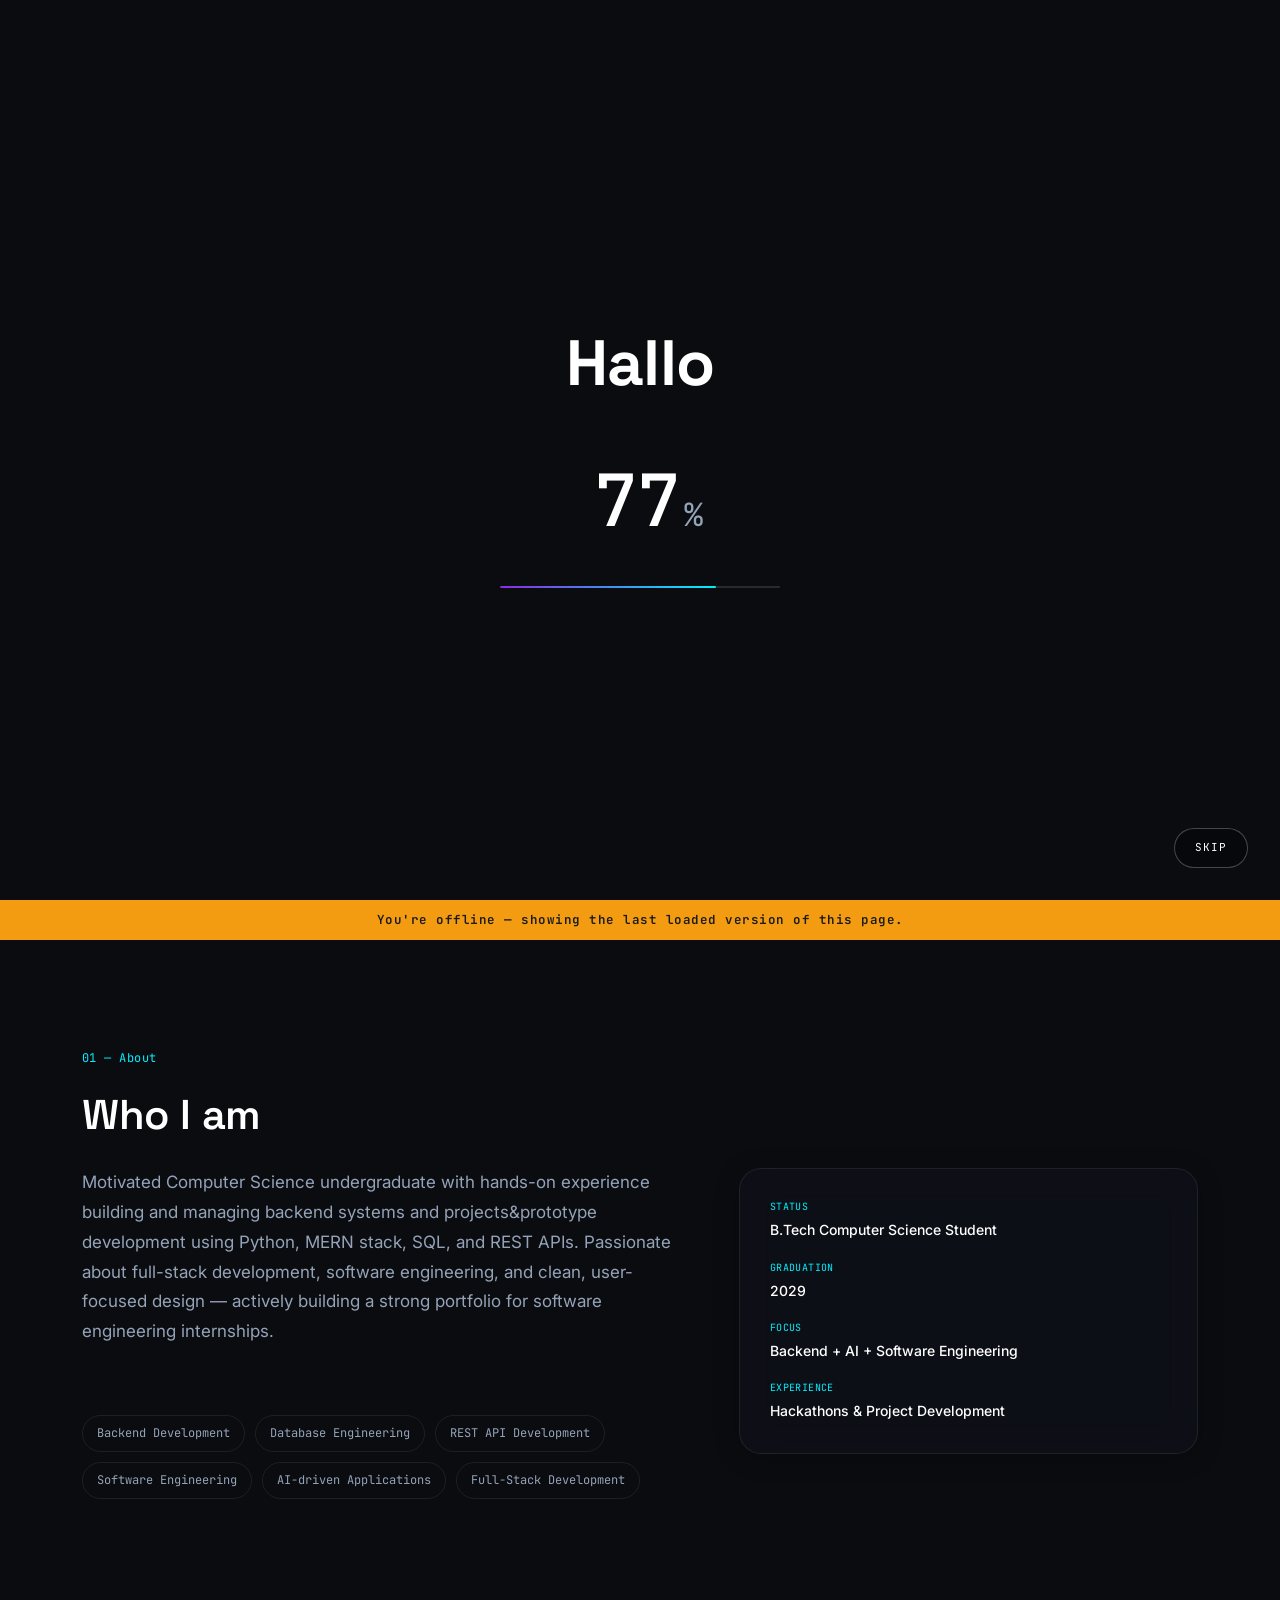
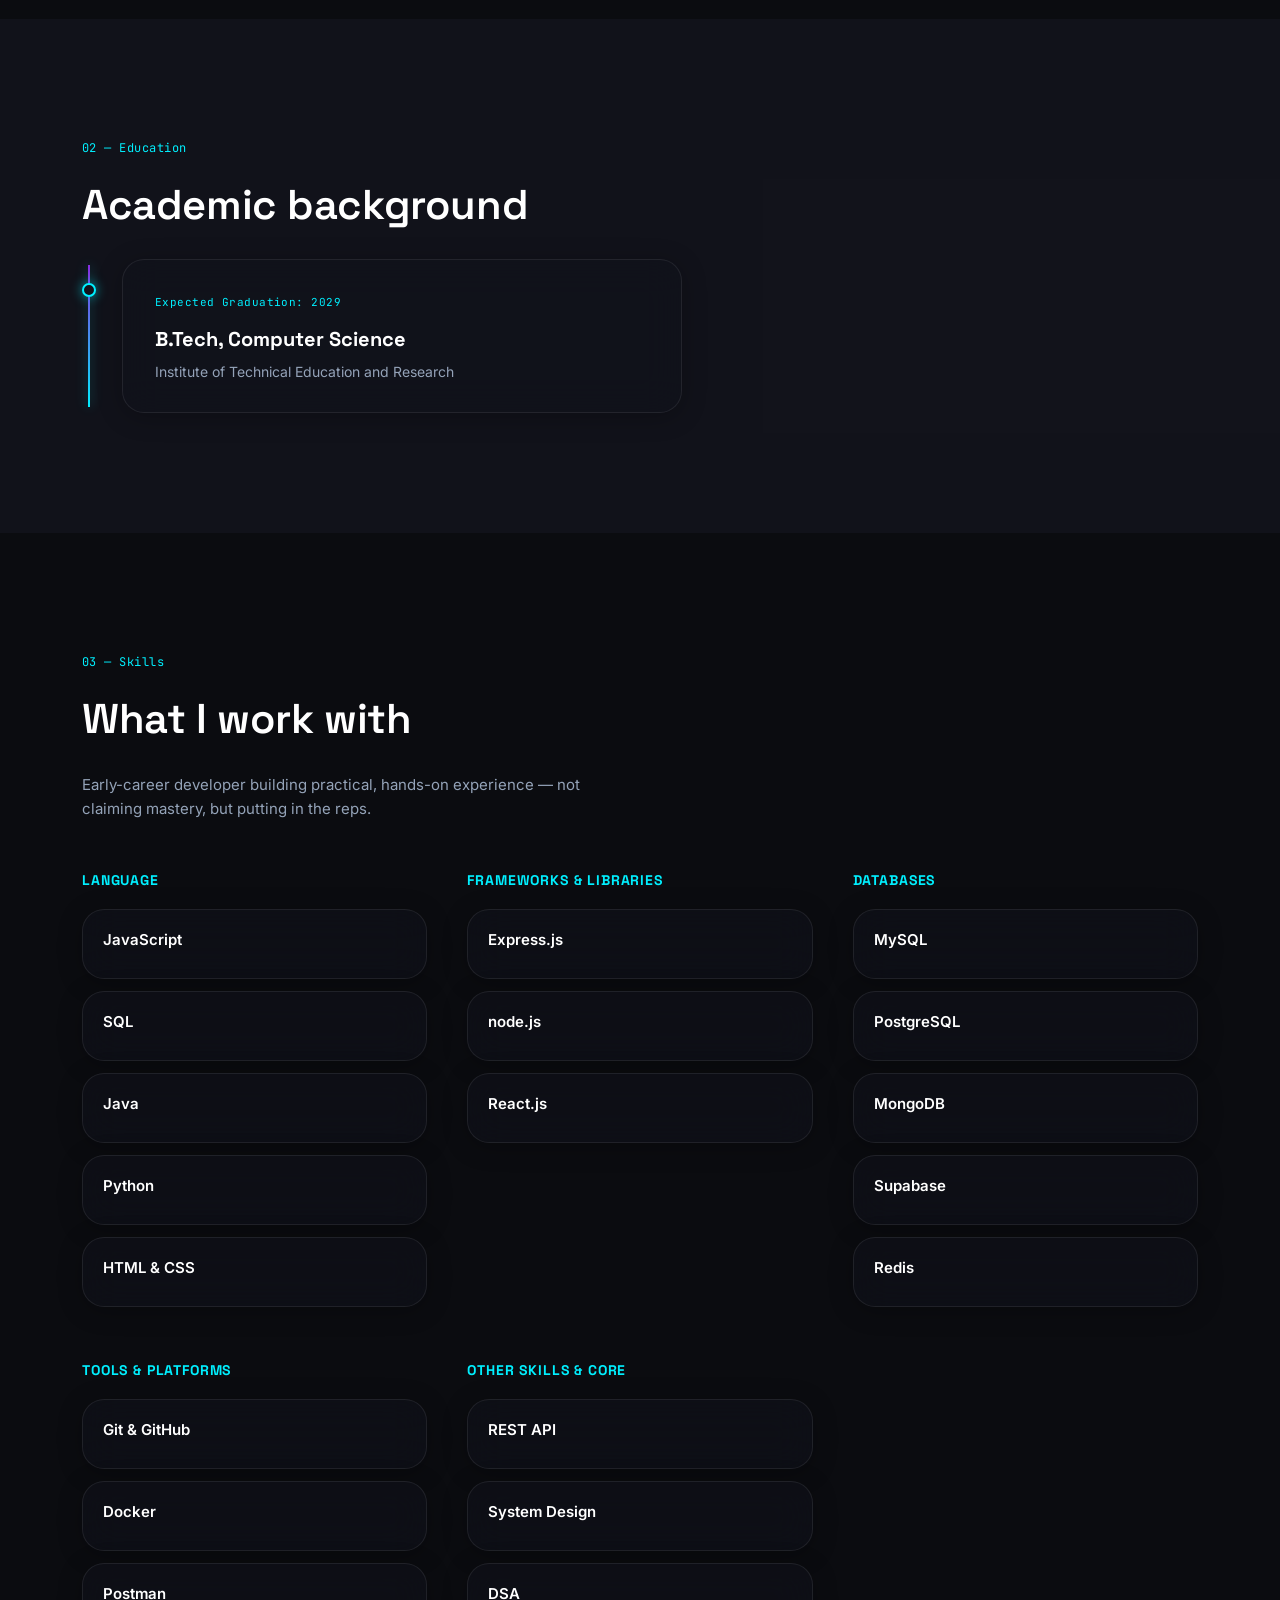
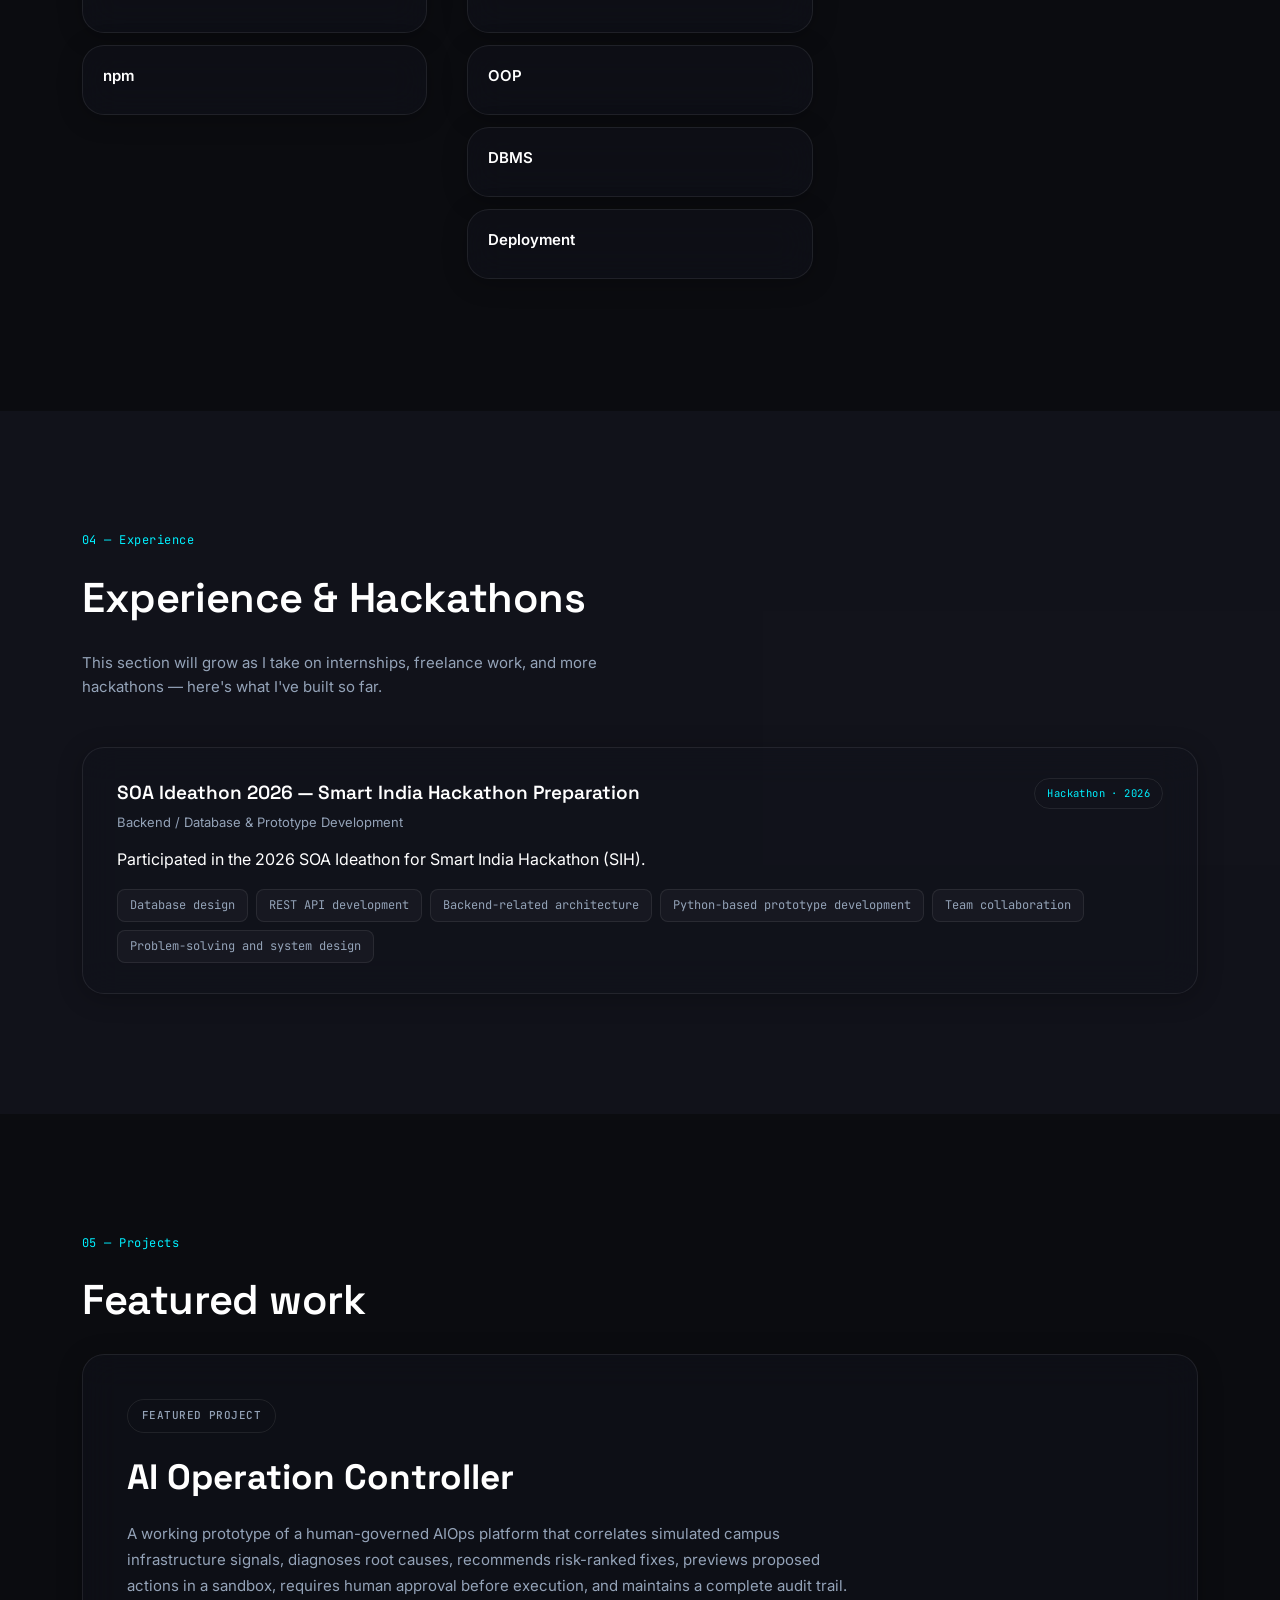
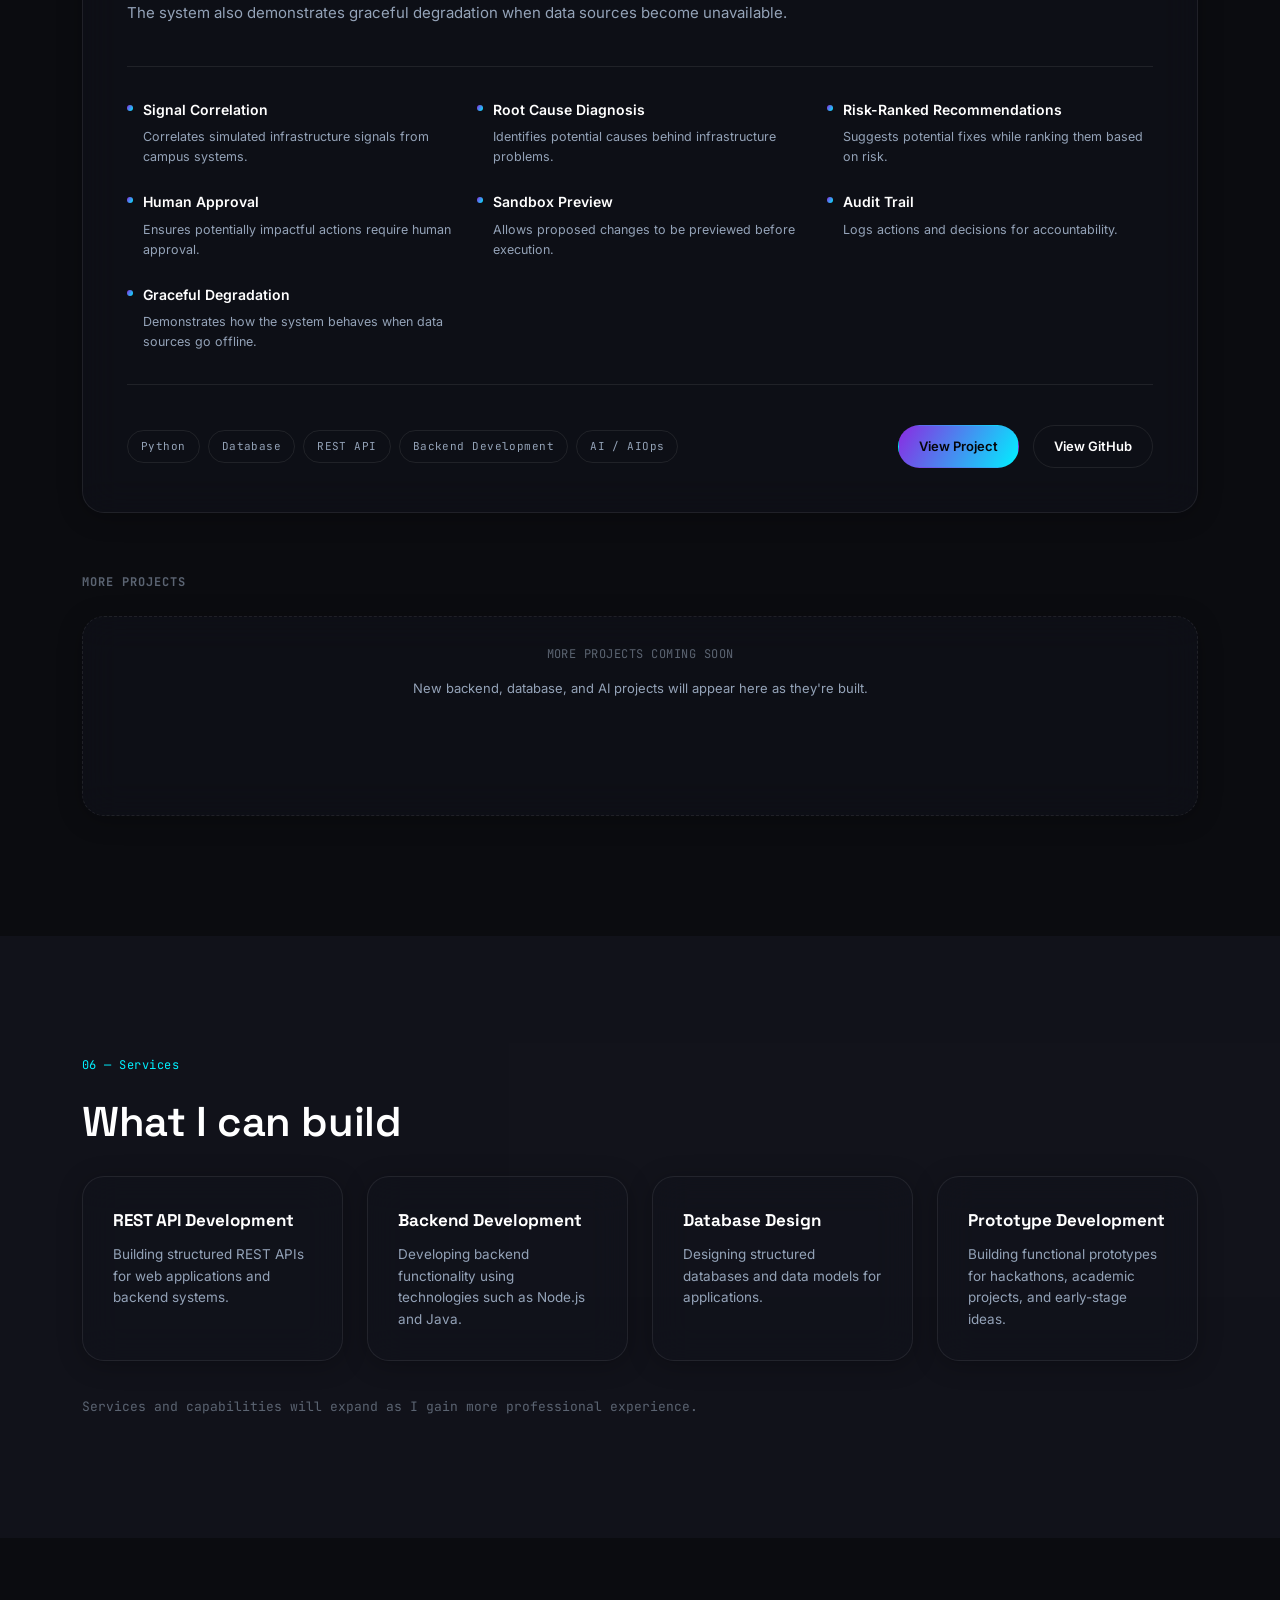
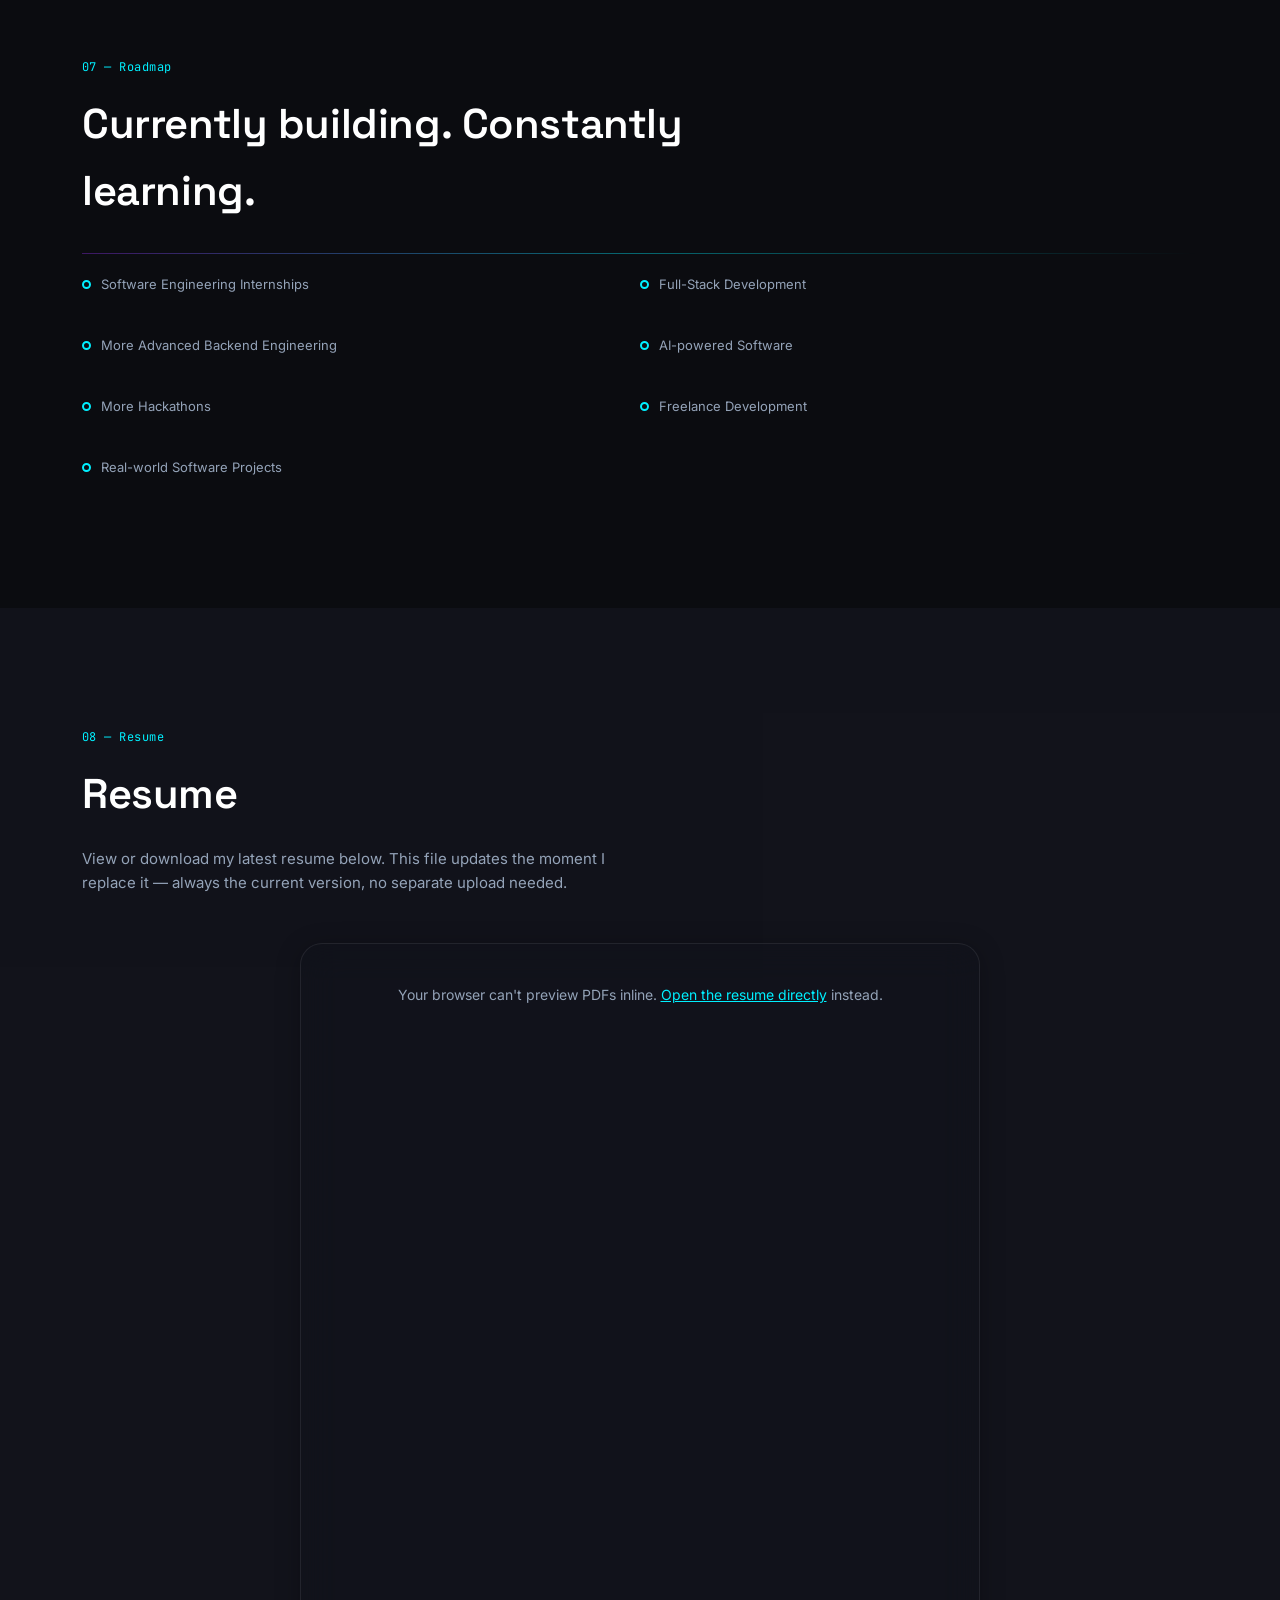
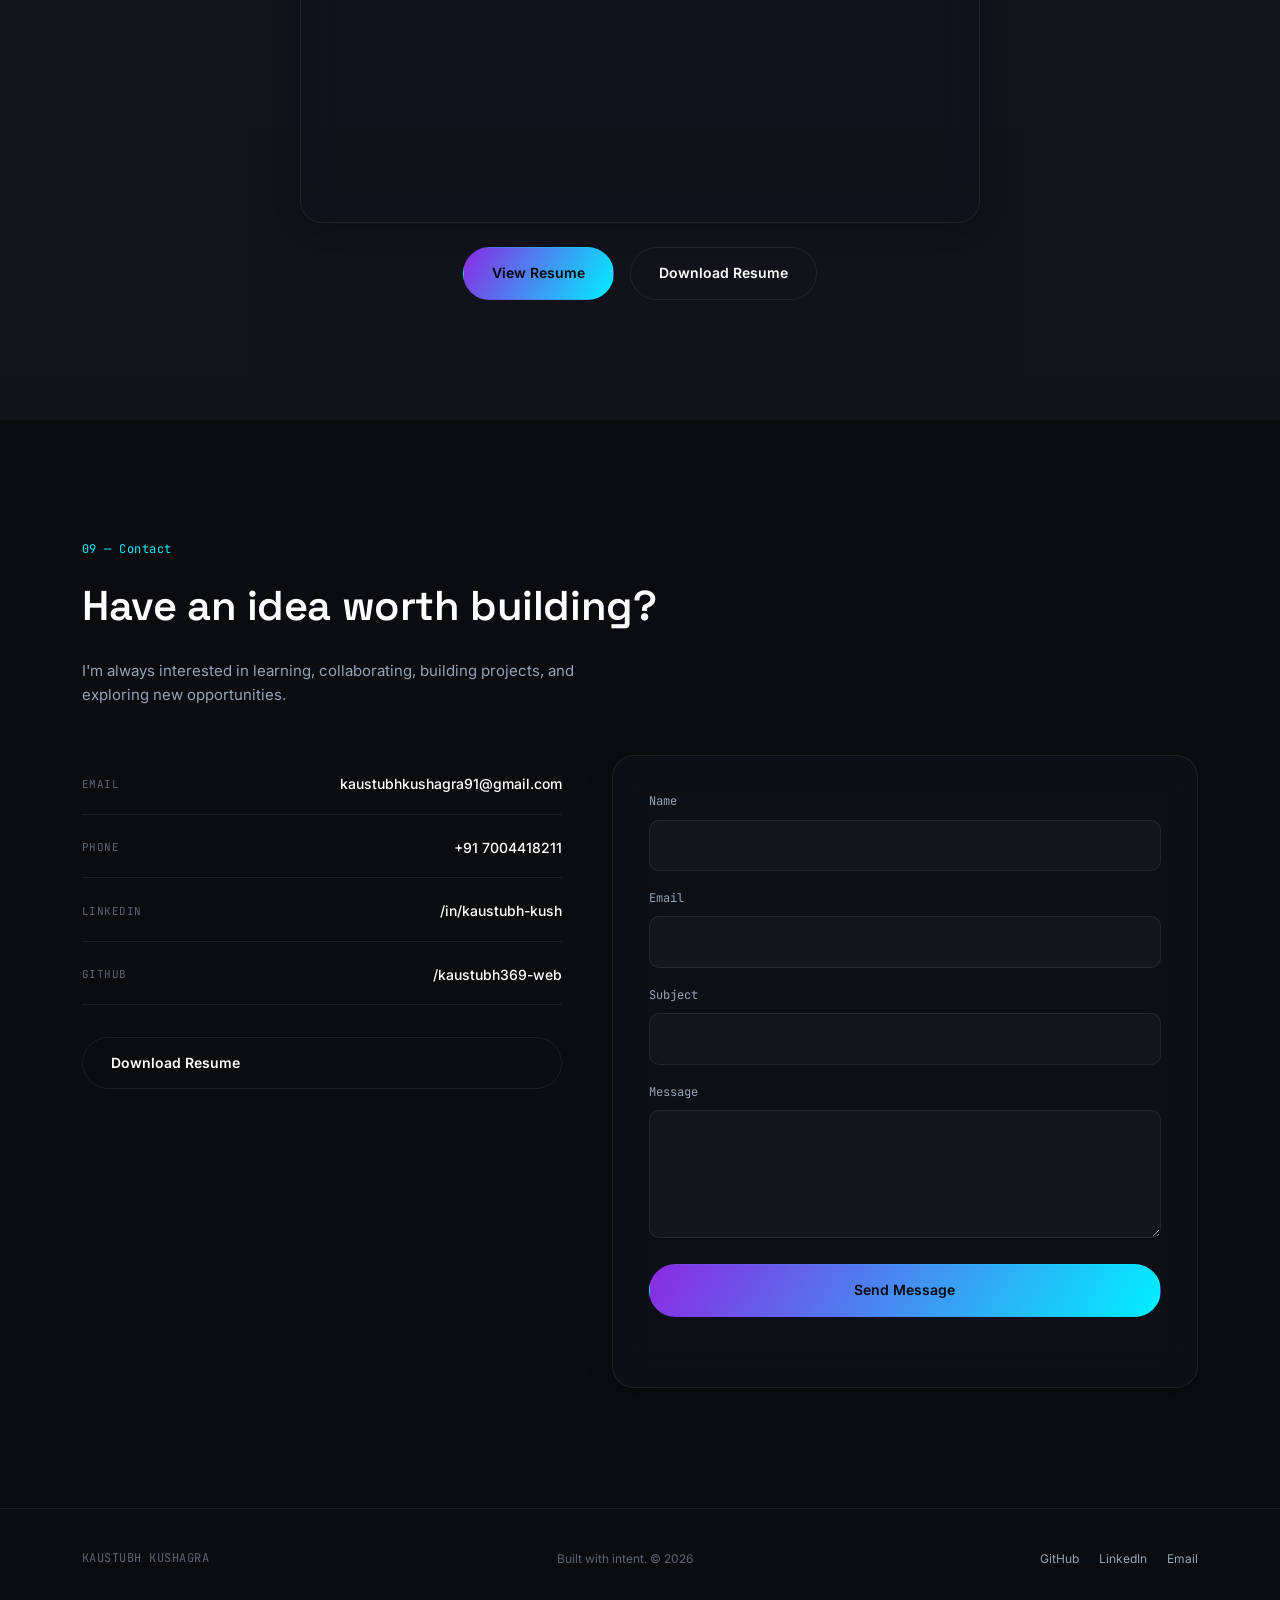
<file: index.html>
<!DOCTYPE html>
<html lang="en">
<head>
<meta charset="UTF-8">
<meta name="viewport" content="width=device-width, initial-scale=1.0">
<title>Kaustubh Kushagra — Backend Developer &amp; Aspiring Software Engineer</title>
<meta name="description" content="Portfolio of Kaustubh Kushagra — Computer Science undergraduate focused on building projects using MERN STACK, Python , SQL , and AI Tools.">

<link rel="preconnect" href="https://fonts.googleapis.com">
<link rel="preconnect" href="https://fonts.gstatic.com" crossorigin>
<link href="https://fonts.googleapis.com/css2?family=Space+Grotesk:wght@500;600;700&family=Inter:wght@400;500;600;700&family=JetBrains+Mono:wght@400;500&display=swap" rel="stylesheet">

<link rel="stylesheet" href="style.css">
</head>
<body>

<!-- ============================================================
     INTRO SPLASH — a 0-100% loading animation cycling "hello" through
     7 languages, then reveals the site. Respects "reduce motion"
     accessibility settings.
============================================================ -->
<div class="intro" id="intro">
  <div class="intro__content">
    <div class="intro__greeting" id="introGreeting" aria-live="polite">Hello</div>
    <div class="intro__counter">
      <span class="intro__percent" id="introPercent">0</span><span class="intro__percent-sign">%</span>
    </div>
    <div class="intro__bar"><div class="intro__bar-fill" id="introBarFill"></div></div>
  </div>
  <button class="intro__skip mono" id="introSkip" aria-label="Skip intro">SKIP</button>
</div>

<!-- CURSOR (desktop only — auto-disabled on touch via script.js)
============================================================ -->
<div class="cursor-ring" id="cursorRing" aria-hidden="true"></div>

<!-- ============================================================
     NAVIGATION
============================================================ -->
<header class="nav" id="nav">
  <div class="nav__inner">
    <a href="#home" class="nav__logo">KK<span class="nav__logo-dot">.</span></a>

    <nav class="nav__links" id="navLinks">
      <a href="#home" class="nav__link">Home</a>
      <a href="#about" class="nav__link">About</a>
      <a href="#skills" class="nav__link">Skills</a>
      <a href="#experience" class="nav__link">Experience</a>
      <a href="#projects" class="nav__link">Projects</a>
      <a href="#services" class="nav__link">Services</a>
      <a href="#resume" class="nav__link">Resume</a>
      <a href="#contact" class="nav__link">Contact</a>
    </nav>

    <div class="nav__actions">
      <a href="#contact" class="btn btn--ghost btn--sm">Contact Me</a>
      <button class="nav__toggle" id="navToggle" aria-label="Toggle menu" aria-expanded="false">
        <span></span><span></span><span></span>
      </button>
    </div>
  </div>
</header>

<main>

<!-- ============================================================
     HERO
============================================================ -->
<section class="hero" id="home">
  <div class="hero__mesh" aria-hidden="true"></div>
  <div class="hero__grid" aria-hidden="true"></div>

  <div class="hero__inner">
    <div class="hero__content">
      <div class="badge badge--status">
        <span class="badge__dot"></span>
        <span class="mono">AVAILABLE FOR OPPORTUNITIES</span>
      </div>

      <h1 class="hero__headline">
        Building intelligent<br>
        software for the <span class="text-gradient">future.</span>
      </h1>

      <p class="hero__sub">
        Computer Science undergraduate focused on Full stack engineering,
        REST&nbsp;APIs, databases, and AI-driven software.
      </p>

      <div class="hero__identity">
        <span class="hero__name">Kaustubh Kushagra</span>
        <span class="hero__role">Computer Science Undergraduate · Backend Developer · Aspiring Software Engineer</span>
      </div>

      <p class="hero__desc">
        I enjoy building backend systems, working with databases and APIs,
        experimenting with AI-driven applications, and solving real-world
        problems through software.
      </p>

      <div class="hero__cta">
        <a href="#projects" class="btn btn--primary">View My Projects</a>
        <a href="#contact" class="btn btn--secondary">Let's Connect</a>
      </div>

      <div class="hero__socials">
        <a href="https://github.com/kaustubh369-web" target="_blank" rel="noopener" class="social-icon" aria-label="GitHub">
          <svg viewBox="0 0 24 24" fill="currentColor"><path d="M12 .5C5.65.5.5 5.65.5 12c0 5.09 3.29 9.4 7.86 10.93.57.1.78-.25.78-.55 0-.27-.01-1.17-.02-2.12-3.2.7-3.87-1.36-3.87-1.36-.53-1.33-1.29-1.69-1.29-1.69-1.05-.72.08-.7.08-.7 1.16.08 1.77 1.19 1.77 1.19 1.03 1.77 2.7 1.26 3.36.96.1-.75.4-1.26.73-1.55-2.55-.29-5.24-1.28-5.24-5.69 0-1.26.45-2.29 1.19-3.09-.12-.29-.52-1.46.11-3.05 0 0 .97-.31 3.18 1.18a11.03 11.03 0 0 1 5.79 0c2.2-1.49 3.17-1.18 3.17-1.18.64 1.59.24 2.76.12 3.05.74.8 1.18 1.83 1.18 3.09 0 4.42-2.69 5.4-5.25 5.68.41.36.78 1.06.78 2.14 0 1.55-.01 2.79-.01 3.17 0 .3.2.66.79.55A10.52 10.52 0 0 0 23.5 12c0-6.35-5.15-11.5-11.5-11.5Z"/></svg>
        </a>
        <a href="https://www.linkedin.com/in/kaustubh-kush" target="_blank" rel="noopener" class="social-icon" aria-label="LinkedIn">
          <svg viewBox="0 0 24 24" fill="currentColor"><path d="M20.45 20.45h-3.56v-5.57c0-1.33-.02-3.04-1.85-3.04-1.85 0-2.14 1.45-2.14 2.94v5.67H9.34V9h3.42v1.56h.05c.48-.9 1.64-1.85 3.38-1.85 3.61 0 4.28 2.38 4.28 5.47v6.27ZM5.34 7.43a2.07 2.07 0 1 1 0-4.13 2.07 2.07 0 0 1 0 4.13ZM7.12 20.45H3.55V9h3.57v11.45ZM22.22 0H1.77C.8 0 0 .78 0 1.75v20.5C0 23.22.8 24 1.77 24h20.45c.98 0 1.78-.78 1.78-1.75V1.75C24 .78 23.2 0 22.22 0Z"/></svg>
        </a>
        <a href="mailto:kaustubhkushagra91@gmail.com" class="social-icon" aria-label="Email">
          <svg viewBox="0 0 24 24" fill="currentColor"><path d="M2 4h20a1 1 0 0 1 1 1v14a1 1 0 0 1-1 1H2a1 1 0 0 1-1-1V5a1 1 0 0 1 1-1Zm19 3.24-8.53 6.14a1 1 0 0 1-1.17 0L3 7.24V18h18V7.24ZM3.4 5l8.6 6.19L20.6 5H3.4Z"/></svg>
        </a>
      </div>
    </div>

    <div class="hero__portrait">
      <div class="hero__portrait-frame">
        <!-- EDIT: replace the placeholder below with <img src="your-photo.jpg" alt="Kaustubh Kushagra"> -->
        <div class="kaustubh.jpg" aria-hidden="true">
          <svg viewBox="0 0 120 120" fill="none" xmlns="http://www.w3.org/2000/svg">
            <circle cx="60" cy="45" r="22" stroke="currentColor" stroke-width="2"/>
            <path d="M20 105c4-22 20-33 40-33s36 11 40 33" stroke="currentColor" stroke-width="2" stroke-linecap="round"/>
          </svg>
          <span class="mono hero__portrait-label">ADD PHOTO</span>
        </div>
      </div>
      <div class="hero__portrait-ring" aria-hidden="true"></div>
    </div>
  </div>

  <div class="hero__scroll-hint mono" aria-hidden="true">SCROLL<span class="hero__scroll-line"></span></div>
</section>

<!-- ============================================================
     ABOUT
============================================================ -->
<section class="section" id="about">
  <div class="container">
    <p class="eyebrow mono">01 — About</p>
    <h2 class="section__title">Who I am</h2>

    <div class="about__grid">
      <p class="about__text">
        Motivated Computer Science undergraduate with hands-on experience
        building and managing backend systems and projects&prototype development using
        Python, MERN stack, SQL, and REST&nbsp;APIs. Passionate about full-stack development,
        software engineering, and clean, user-focused design — actively
        building a strong portfolio for software engineering internships.
      </p>

      <div class="focus-list">
        <span class="focus-list__item">Backend Development</span>
        <span class="focus-list__item">Database Engineering</span>
        <span class="focus-list__item">REST API Development</span>
        <span class="focus-list__item">Software Engineering</span>
        <span class="focus-list__item">AI-driven Applications</span>
        <span class="focus-list__item">Full-Stack Development</span>
      </div>

      <div class="glass-card profile-card">
        <div class="profile-card__row">
          <span class="mono profile-card__label">STATUS</span>
          <span class="profile-card__value">B.Tech Computer Science Student</span>
        </div>
        <div class="profile-card__row">
          <span class="mono profile-card__label">GRADUATION</span>
          <span class="profile-card__value">2029</span>
        </div>
        <div class="profile-card__row">
          <span class="mono profile-card__label">FOCUS</span>
          <span class="profile-card__value">Backend + AI + Software Engineering</span>
        </div>
        <div class="profile-card__row">
          <span class="mono profile-card__label">EXPERIENCE</span>
          <span class="profile-card__value">Hackathons &amp; Project Development</span>
        </div>
      </div>
    </div>
  </div>
</section>

<!-- ============================================================
     EDUCATION
============================================================ -->
<section class="section section--alt" id="education">
  <div class="container">
    <p class="eyebrow mono">02 — Education</p>
    <h2 class="section__title">Academic background</h2>

    <div class="timeline">
      <div class="timeline__line" aria-hidden="true"></div>
      <div class="timeline__item">
        <div class="timeline__node" aria-hidden="true"></div>
        <div class="glass-card timeline__card">
          <span class="mono timeline__tag">Expected Graduation: 2029</span>
          <h3 class="timeline__degree">B.Tech, Computer Science</h3>
          <p class="timeline__org">Institute of Technical Education and Research</p>
        </div>
      </div>
    </div>
  </div>
</section>

<!-- ============================================================
     SKILLS
============================================================ -->
<section class="section" id="skills">
  <div class="container">
    <p class="eyebrow mono">03 — Skills</p>
    <h2 class="section__title">What I work with</h2>
    <p class="section__intro">
      Early-career developer building practical, hands-on experience — not
      claiming mastery, but putting in the reps.
    </p>

    <div class="skills" id="skillsGrid"><!-- populated by script.js --></div>
  </div>
</section>

<!-- ============================================================
     EXPERIENCE / HACKATHONS
============================================================ -->
<section class="section section--alt" id="experience">
  <div class="container">
    <p class="eyebrow mono">04 — Experience</p>
    <h2 class="section__title">Experience &amp; Hackathons</h2>
    <p class="section__intro">
      This section will grow as I take on internships, freelance work, and
      more hackathons — here's what I've built so far.
    </p>

    <div class="exp-list" id="expList"><!-- populated by script.js --></div>
  </div>
</section>

<!-- ============================================================
     PROJECTS
============================================================ -->
<section class="section" id="projects">
  <div class="container">
    <p class="eyebrow mono">05 — Projects</p>
    <h2 class="section__title">Featured work</h2>

    <!-- Featured project — rendered directly (not from the grid loop) so it
         can be the large showcase card described in the brief -->
    <article class="feature-project glass-card">
      <div class="feature-project__header">
        <span class="badge badge--outline mono">FEATURED PROJECT</span>
        <h3 class="feature-project__title">AI Operation Controller</h3>
        <p class="feature-project__desc">
          A working prototype of a human-governed AIOps platform that
          correlates simulated campus infrastructure signals, diagnoses root
          causes, recommends risk-ranked fixes, previews proposed actions in
          a sandbox, requires human approval before execution, and maintains
          a complete audit trail. The system also demonstrates graceful
          degradation when data sources become unavailable.
        </p>
      </div>

      <div class="feature-project__capabilities">
        <div class="capability">
          <span class="capability__title">Signal Correlation</span>
          <span class="capability__desc">Correlates simulated infrastructure signals from campus systems.</span>
        </div>
        <div class="capability">
          <span class="capability__title">Root Cause Diagnosis</span>
          <span class="capability__desc">Identifies potential causes behind infrastructure problems.</span>
        </div>
        <div class="capability">
          <span class="capability__title">Risk-Ranked Recommendations</span>
          <span class="capability__desc">Suggests potential fixes while ranking them based on risk.</span>
        </div>
        <div class="capability">
          <span class="capability__title">Human Approval</span>
          <span class="capability__desc">Ensures potentially impactful actions require human approval.</span>
        </div>
        <div class="capability">
          <span class="capability__title">Sandbox Preview</span>
          <span class="capability__desc">Allows proposed changes to be previewed before execution.</span>
        </div>
        <div class="capability">
          <span class="capability__title">Audit Trail</span>
          <span class="capability__desc">Logs actions and decisions for accountability.</span>
        </div>
        <div class="capability">
          <span class="capability__title">Graceful Degradation</span>
          <span class="capability__desc">Demonstrates how the system behaves when data sources go offline.</span>
        </div>
      </div>

      <div class="feature-project__footer">
        <div class="tech-tags">
          <span class="tech-tag mono">Python</span>
          <span class="tech-tag mono">Database</span>
          <span class="tech-tag mono">REST API</span>
          <span class="tech-tag mono">Backend Development</span>
          <span class="tech-tag mono">AI / AIOps</span>
        </div>
        <div class="feature-project__links">
          <!-- EDIT: replace # with your live demo link once deployed -->
          <a href="#" class="btn btn--primary btn--sm">View Project</a>
          <a href="https://github.com/kaustubh369-web/AI-operations-Controller" target="_blank" rel="noopener" class="btn btn--secondary btn--sm">View GitHub</a>
        </div>
      </div>
    </article>

    <!-- More projects — data-driven grid, see script.js PROJECTS array -->
    <div class="projects-more">
      <h3 class="projects-more__title mono">MORE PROJECTS</h3>
      <div class="project-grid" id="projectGrid"><!-- populated by script.js --></div>
    </div>
  </div>
</section>

<!-- ============================================================
     SERVICES
============================================================ -->
<section class="section section--alt" id="services">
  <div class="container">
    <p class="eyebrow mono">06 — Services</p>
    <h2 class="section__title">What I can build</h2>

    <div class="services-grid">
      <div class="glass-card service-card">
        <h3 class="service-card__title">REST API Development</h3>
        <p class="service-card__desc">Building structured REST APIs for web applications and backend systems.</p>
      </div>
      <div class="glass-card service-card">
        <h3 class="service-card__title">Backend Development</h3>
        <p class="service-card__desc">Developing backend functionality using technologies such as Node.js and Java.</p>
      </div>
      <div class="glass-card service-card">
        <h3 class="service-card__title">Database Design</h3>
        <p class="service-card__desc">Designing structured databases and data models for applications.</p>
      </div>
      <div class="glass-card service-card">
        <h3 class="service-card__title">Prototype Development</h3>
        <p class="service-card__desc">Building functional prototypes for hackathons, academic projects, and early-stage ideas.</p>
      </div>
    </div>

    <p class="services__note">Services and capabilities will expand as I gain more professional experience.</p>
  </div>
</section>

<!-- ============================================================
     CURRENTLY LEARNING / FUTURE GOALS
============================================================ -->
<section class="section" id="future">
  <div class="container">
    <p class="eyebrow mono">07 — Roadmap</p>
    <h2 class="section__title">Currently building. Constantly learning.</h2>

    <div class="roadmap">
      <div class="roadmap__track" aria-hidden="true"></div>
      <div class="roadmap__item"><span class="roadmap__dot"></span><span>Software Engineering Internships</span></div>
      <div class="roadmap__item"><span class="roadmap__dot"></span><span>Full-Stack Development</span></div>
      <div class="roadmap__item"><span class="roadmap__dot"></span><span>More Advanced Backend Engineering</span></div>
      <div class="roadmap__item"><span class="roadmap__dot"></span><span>AI-powered Software</span></div>
      <div class="roadmap__item"><span class="roadmap__dot"></span><span>More Hackathons</span></div>
      <div class="roadmap__item"><span class="roadmap__dot"></span><span>Freelance Development</span></div>
      <div class="roadmap__item"><span class="roadmap__dot"></span><span>Real-world Software Projects</span></div>
    </div>
  </div>
</section>

<!-- ============================================================
     RESUME
============================================================ -->
<section class="section section--alt" id="resume">
  <div class="container">
    <p class="eyebrow mono">08 — Resume</p>
    <h2 class="section__title">Resume</h2>
    <p class="section__intro">
      View or download my latest resume below. This file updates the moment
      I replace it — always the current version, no separate upload needed.
    </p>

    <div class="resume-block">
      <div class="glass-card resume-embed-wrap">
        <!-- object + fallback link: if a browser/device can't render the
             embedded PDF (common on some mobile browsers), the fallback
             text and link below still work. -->
        <object data="resume.pdf" type="application/pdf" class="resume-embed">
          <p class="resume-embed__fallback">
            Your browser can't preview PDFs inline.
            <a href="resume.pdf" target="_blank" rel="noopener">Open the resume directly</a> instead.
          </p>
        </object>
      </div>

      <div class="resume-actions">
        <a href="resume.pdf" target="_blank" rel="noopener" class="btn btn--primary">View Resume</a>
        <a href="resume.pdf" download class="btn btn--secondary">Download Resume</a>
      </div>
    </div>
  </div>
</section>

<!-- ============================================================
     CONTACT
============================================================ -->
<section class="section" id="contact">
  <div class="container">
    <p class="eyebrow mono">09 — Contact</p>
    <h2 class="section__title">Have an idea worth building?</h2>
    <p class="section__intro">
      I'm always interested in learning, collaborating, building projects,
      and exploring new opportunities.
    </p>

    <div class="contact__grid">
      <div class="contact__info">
        <a href="mailto:kaustubhkushagra91@gmail.com" class="contact__row">
          <span class="mono contact__label">EMAIL</span>
          <span class="contact__value">kaustubhkushagra91@gmail.com</span>
        </a>
        <a href="tel:+917004418211" class="contact__row">
          <span class="mono contact__label">PHONE</span>
          <span class="contact__value">+91 7004418211</span>
        </a>
        <a href="https://www.linkedin.com/in/kaustubh-kush" target="_blank" rel="noopener" class="contact__row">
          <span class="mono contact__label">LINKEDIN</span>
          <span class="contact__value">/in/kaustubh-kush</span>
        </a>
        <a href="https://github.com/kaustubh369-web" target="_blank" rel="noopener" class="contact__row">
          <span class="mono contact__label">GITHUB</span>
          <span class="contact__value">/kaustubh369-web</span>
        </a>

        <!-- EDIT: this points to resume.pdf in the same folder — replacing
             that file (same filename) updates this link automatically -->
        <a href="resume.pdf" download class="btn btn--secondary contact__resume-btn">
          Download Resume
        </a>
      </div>

      <form class="glass-card contact-form" id="contactForm" novalidate>
        <div class="form-field">
          <label for="name">Name</label>
          <input type="text" id="name" name="name" required autocomplete="name">
        </div>
        <div class="form-field">
          <label for="email">Email</label>
          <input type="email" id="email" name="email" required autocomplete="email">
        </div>
        <div class="form-field">
          <label for="subject">Subject</label>
          <input type="text" id="subject" name="subject" required>
        </div>
        <div class="form-field">
          <label for="message">Message</label>
          <textarea id="message" name="message" rows="4" required></textarea>
        </div>
        <!-- honeypot field for basic spam protection — kept hidden from real users -->
        <div class="form-field form-field--hidden" aria-hidden="true">
          <label for="company">Company</label>
          <input type="text" id="company" name="company" tabindex="-1" autocomplete="off">
        </div>

        <button type="submit" class="btn btn--primary contact-form__submit">Send Message</button>
        <p class="contact-form__status mono" id="formStatus" role="status"></p>
      </form>
    </div>
  </div>
</section>

</main>

<!-- ============================================================
     FOOTER
============================================================ -->
<footer class="footer">
  <div class="container footer__inner">
    <span class="mono footer__brand">KAUSTUBH KUSHAGRA</span>
    <span class="footer__copy">Built with intent. © <span id="year"></span></span>
    <div class="footer__socials">
      <a href="https://github.com/kaustubh369-web" target="_blank" rel="noopener" aria-label="GitHub">GitHub</a>
      <a href="https://www.linkedin.com/in/kaustubh-kush" target="_blank" rel="noopener" aria-label="LinkedIn">LinkedIn</a>
      <a href="mailto:kaustubhkushagra91@gmail.com" aria-label="Email">Email</a>
    </div>
  </div>
</footer>

<script src="script.js"></script>
</body>
</html>
</file>
<file: style.css>
/* ============================================================
   DESIGN TOKENS
   Edit these variables to change the entire site's look in one place.
============================================================ */
:root {
  /* Backgrounds */
  --bg-primary: #0B0C10;      /* Obsidian */
  --bg-secondary: #12131C;    /* Deep Charcoal */
  --bg-elevated: #15171F;

  /* Accent gradient */
  --accent-violet: #8A2BE2;
  --accent-cyan: #00F0FF;
  --accent-gradient: linear-gradient(120deg, var(--accent-violet), var(--accent-cyan));

  /* Text */
  --text-primary: #FFFFFF;
  --text-secondary: #94A3B8;
  --text-muted: #5B6472;

  /* Borders / glass */
  --border-subtle: rgba(255, 255, 255, 0.08);
  --border-glow: rgba(138, 43, 226, 0.35);
  --glass-bg: rgba(18, 19, 28, 0.55);

  /* Type */
  --font-display: 'Space Grotesk', sans-serif;
  --font-body: 'Inter', sans-serif;
  --font-mono: 'JetBrains Mono', monospace;

  /* Layout */
  --container-w: 1180px;
  --radius-md: 14px;
  --radius-lg: 22px;

  --ease: cubic-bezier(0.16, 1, 0.3, 1);
}

/* ============================================================
   RESET
============================================================ */
* { margin: 0; padding: 0; box-sizing: border-box; }

html { scroll-behavior: smooth; }

@media (prefers-reduced-motion: reduce) {
  html { scroll-behavior: auto; }
  *, *::before, *::after {
    animation-duration: 0.01ms !important;
    animation-iteration-count: 1 !important;
    transition-duration: 0.01ms !important;
    scroll-behavior: auto !important;
  }
}

body {
  background: var(--bg-primary);
  color: var(--text-primary);
  font-family: var(--font-body);
  line-height: 1.6;
  -webkit-font-smoothing: antialiased;
  overflow-x: hidden;
}

img { max-width: 100%; display: block; }
a { color: inherit; text-decoration: none; }
button { font: inherit; cursor: pointer; }
input, textarea { font: inherit; }
ul { list-style: none; }

.mono { font-family: var(--font-mono); letter-spacing: 0.04em; }

.text-gradient {
  background: var(--accent-gradient);
  -webkit-background-clip: text;
  background-clip: text;
  color: transparent;
}

.container {
  max-width: var(--container-w);
  margin: 0 auto;
  padding: 0 32px;
}

/* Focus visibility (accessibility floor) */
a:focus-visible, button:focus-visible, input:focus-visible, textarea:focus-visible {
  outline: 2px solid var(--accent-cyan);
  outline-offset: 3px;
  border-radius: 4px;
}

/* ============================================================
   INTRO SPLASH
============================================================ */
.intro {
  position: fixed;
  inset: 0;
  z-index: 10000;
  background: var(--bg-primary);
  display: flex;
  align-items: center;
  justify-content: center;
  transition: opacity 0.6s var(--ease);
}
.intro.is-hidden {
  opacity: 0;
  pointer-events: none;
}
.intro__content {
  display: flex;
  flex-direction: column;
  align-items: center;
  gap: 28px;
}

.intro__greeting {
  font-family: var(--font-display);
  font-weight: 700;
  font-size: clamp(2.2rem, 6vw, 4rem);
  color: var(--text-primary);
  letter-spacing: -0.01em;
  min-height: 1.2em;
}
.intro__greeting--pulse {
  animation: introGreetingPulse 0.5s var(--ease);
}
@keyframes introGreetingPulse {
  0%   { opacity: 0; transform: translateY(10px) scale(0.97); }
  100% { opacity: 1; transform: translateY(0) scale(1); }
}

.intro__counter {
  display: flex;
  align-items: baseline;
  font-family: var(--font-mono);
  color: var(--text-secondary);
}
.intro__percent {
  font-size: clamp(2.6rem, 8vw, 4.5rem);
  font-weight: 500;
  color: var(--text-primary);
  min-width: 2.4ch;
  text-align: right;
  font-variant-numeric: tabular-nums;
}
.intro__percent-sign {
  font-size: clamp(1.4rem, 3vw, 2rem);
  margin-left: 4px;
  color: var(--text-secondary);
}

.intro__bar {
  width: min(280px, 60vw);
  height: 2px;
  background: rgba(255, 255, 255, 0.12);
  border-radius: 999px;
  overflow: hidden;
}
.intro__bar-fill {
  height: 100%;
  width: 0%;
  background: var(--accent-gradient);
  border-radius: 999px;
  transition: width 0.1s linear;
}
.intro__skip {
  position: absolute;
  bottom: 32px;
  right: 32px;
  padding: 10px 20px;
  border-radius: 999px;
  border: 1px solid rgba(255, 255, 255, 0.25);
  background: rgba(0, 0, 0, 0.3);
  color: var(--text-primary);
  font-size: 11px;
  letter-spacing: 0.08em;
  transition: border-color 0.2s var(--ease), background 0.2s var(--ease);
}
.intro__skip:hover { border-color: var(--accent-cyan); background: rgba(0, 0, 0, 0.5); }

/* While the intro is showing, keep the page beneath it from scrolling
   or being reachable — it becomes normal again once .is-hidden is added
   (see script.js), which also removes this class from body. */
body.intro-active { overflow: hidden; height: 100vh; }

@media (prefers-reduced-motion: reduce) {
  .intro { display: none; } /* skip entirely — see also the JS check */
}

/* ============================================================
   CUSTOM CURSOR (desktop only)
============================================================ */
.cursor-ring {
  position: fixed;
  top: 0; left: 0;
  width: 28px; height: 28px;
  border: 1px solid rgba(0, 240, 255, 0.6);
  border-radius: 50%;
  pointer-events: none;
  z-index: 9999;
  transform: translate(-50%, -50%);
  transition: width 0.25s var(--ease), height 0.25s var(--ease),
              border-color 0.25s var(--ease), background 0.25s var(--ease);
  will-change: transform;
}
.cursor-ring.is-active {
  width: 48px; height: 48px;
  background: rgba(138, 43, 226, 0.12);
  border-color: var(--accent-violet);
}
@media (hover: none), (pointer: coarse) {
  .cursor-ring { display: none; }
}

/* ============================================================
   NAVIGATION
============================================================ */
.nav {
  position: fixed;
  top: 0; left: 0; right: 0;
  z-index: 1000;
  padding: 18px 0;
  background: rgba(11, 12, 16, 0.4);
  backdrop-filter: blur(16px);
  -webkit-backdrop-filter: blur(16px);
  border-bottom: 1px solid transparent;
  transition: border-color 0.3s var(--ease), background 0.3s var(--ease);
}
.nav.is-scrolled {
  background: rgba(11, 12, 16, 0.75);
  border-bottom-color: var(--border-subtle);
}
.nav__inner {
  max-width: var(--container-w);
  margin: 0 auto;
  padding: 0 32px;
  display: flex;
  align-items: center;
  justify-content: space-between;
}
.nav__logo {
  font-family: var(--font-display);
  font-weight: 700;
  font-size: 20px;
  letter-spacing: -0.02em;
}
.nav__logo-dot { color: var(--accent-cyan); }

.nav__links {
  display: flex;
  gap: 36px;
}
.nav__link {
  font-size: 14px;
  color: var(--text-secondary);
  position: relative;
  padding: 4px 0;
  transition: color 0.2s var(--ease);
}
.nav__link:hover, .nav__link.is-active { color: var(--text-primary); }
.nav__link::after {
  content: '';
  position: absolute;
  bottom: 0; left: 0;
  width: 0; height: 1px;
  background: var(--accent-gradient);
  transition: width 0.25s var(--ease);
}
.nav__link:hover::after, .nav__link.is-active::after { width: 100%; }

.nav__actions { display: flex; align-items: center; gap: 16px; }

.nav__toggle {
  display: none;
  flex-direction: column;
  gap: 5px;
  background: none;
  border: none;
  padding: 8px;
}
.nav__toggle span {
  width: 22px; height: 1.5px;
  background: var(--text-primary);
  transition: transform 0.25s var(--ease), opacity 0.25s var(--ease);
}
.nav__toggle.is-open span:nth-child(1) { transform: translateY(6.5px) rotate(45deg); }
.nav__toggle.is-open span:nth-child(2) { opacity: 0; }
.nav__toggle.is-open span:nth-child(3) { transform: translateY(-6.5px) rotate(-45deg); }

/* ============================================================
   BUTTONS
============================================================ */
.btn {
  display: inline-flex;
  align-items: center;
  justify-content: center;
  gap: 8px;
  padding: 14px 28px;
  border-radius: 999px;
  font-size: 14px;
  font-weight: 600;
  border: 1px solid transparent;
  transition: transform 0.2s var(--ease), box-shadow 0.2s var(--ease), border-color 0.2s var(--ease), background 0.2s var(--ease);
  white-space: nowrap;
}
.btn--sm { padding: 10px 20px; font-size: 13px; }

.btn--primary {
  background: var(--accent-gradient);
  color: #05060A;
}
.btn--primary:hover {
  transform: translateY(-2px);
  box-shadow: 0 8px 30px rgba(138, 43, 226, 0.35);
}

.btn--secondary {
  background: transparent;
  border-color: var(--border-subtle);
  color: var(--text-primary);
}
.btn--secondary:hover {
  border-color: var(--accent-cyan);
  box-shadow: 0 0 0 1px rgba(0, 240, 255, 0.2);
  transform: translateY(-2px);
}

.btn--ghost {
  background: transparent;
  color: var(--text-primary);
  border-color: var(--border-subtle);
}
.btn--ghost:hover { border-color: var(--accent-violet); }

/* ============================================================
   BADGES
============================================================ */
.badge {
  display: inline-flex;
  align-items: center;
  gap: 8px;
  padding: 7px 14px;
  border-radius: 999px;
  font-size: 11px;
  font-weight: 500;
}
.badge--status {
  background: rgba(0, 240, 255, 0.06);
  border: 1px solid rgba(0, 240, 255, 0.25);
  color: var(--accent-cyan);
}
.badge__dot {
  width: 6px; height: 6px;
  border-radius: 50%;
  background: var(--accent-cyan);
  box-shadow: 0 0 8px var(--accent-cyan);
  animation: pulse 2s ease-in-out infinite;
}
@keyframes pulse {
  0%, 100% { opacity: 1; }
  50% { opacity: 0.35; }
}
.badge--outline {
  border: 1px solid var(--border-subtle);
  color: var(--text-secondary);
}

/* ============================================================
   HERO
============================================================ */
.hero {
  position: relative;
  min-height: 100vh;
  display: flex;
  flex-direction: column;
  justify-content: center;
  padding: 140px 0 80px;
  overflow: hidden;
}

.hero__mesh {
  position: absolute;
  inset: -20%;
  background:
    radial-gradient(circle at 20% 30%, rgba(138, 43, 226, 0.22), transparent 45%),
    radial-gradient(circle at 80% 65%, rgba(0, 240, 255, 0.16), transparent 45%),
    radial-gradient(circle at 50% 90%, rgba(138, 43, 226, 0.12), transparent 50%);
  filter: blur(60px);
  animation: meshDrift 22s ease-in-out infinite alternate;
  z-index: 0;
}
@keyframes meshDrift {
  0%   { transform: translate(0, 0) scale(1); }
  50%  { transform: translate(-3%, 2%) scale(1.05); }
  100% { transform: translate(2%, -3%) scale(1.02); }
}

.hero__grid {
  position: absolute;
  inset: 0;
  background-image:
    linear-gradient(rgba(255,255,255,0.025) 1px, transparent 1px),
    linear-gradient(90deg, rgba(255,255,255,0.025) 1px, transparent 1px);
  background-size: 48px 48px;
  mask-image: radial-gradient(ellipse 70% 60% at 50% 40%, black 20%, transparent 75%);
  z-index: 0;
}

.hero__inner {
  position: relative;
  z-index: 1;
  max-width: var(--container-w);
  margin: 0 auto;
  padding: 0 32px;
  display: grid;
  grid-template-columns: 1.2fr 0.8fr;
  gap: 48px;
  align-items: center;
}

.hero__content { animation: fadeUp 0.9s var(--ease) both; }
@keyframes fadeUp {
  from { opacity: 0; transform: translateY(24px); }
  to   { opacity: 1; transform: translateY(0); }
}

.hero__headline {
  font-family: var(--font-display);
  font-size: clamp(2.4rem, 5vw, 3.8rem);
  font-weight: 700;
  line-height: 1.08;
  letter-spacing: -0.02em;
  margin: 20px 0 18px;
}

.hero__sub {
  font-size: 17px;
  color: var(--text-secondary);
  max-width: 480px;
  margin-bottom: 28px;
}

.hero__identity {
  display: flex;
  flex-direction: column;
  gap: 4px;
  margin-bottom: 18px;
  padding-left: 14px;
  border-left: 2px solid;
  border-image: var(--accent-gradient) 1;
}
.hero__name {
  font-family: var(--font-display);
  font-weight: 600;
  font-size: 15px;
}
.hero__role {
  font-size: 12px;
  color: var(--text-muted);
  font-family: var(--font-mono);
  letter-spacing: 0.02em;
}

.hero__desc {
  color: var(--text-secondary);
  max-width: 500px;
  margin-bottom: 34px;
  font-size: 15px;
}

.hero__cta {
  display: flex;
  gap: 16px;
  margin-bottom: 40px;
  flex-wrap: wrap;
}

.hero__socials { display: flex; gap: 14px; }
.social-icon {
  width: 38px; height: 38px;
  display: flex; align-items: center; justify-content: center;
  border-radius: 50%;
  border: 1px solid var(--border-subtle);
  color: var(--text-secondary);
  transition: all 0.25s var(--ease);
}
.social-icon svg { width: 16px; height: 16px; }
.social-icon:hover {
  color: var(--text-primary);
  border-color: var(--accent-cyan);
  transform: translateY(-3px);
  box-shadow: 0 6px 20px rgba(0, 240, 255, 0.15);
}

.hero__portrait {
  position: relative;
  display: flex;
  align-items: center;
  justify-content: center;
  animation: fadeUp 0.9s 0.15s var(--ease) both;
}
.hero__portrait-frame {
  position: relative;
  width: 100%;
  max-width: 320px;
  aspect-ratio: 1 / 1;
  border-radius: 28px;
  background: var(--glass-bg);
  border: 1px solid var(--border-subtle);
  backdrop-filter: blur(20px);
  display: flex;
  align-items: center;
  justify-content: center;
  overflow: hidden;
  z-index: 1;
}
.hero__portrait-frame img { width: 100%; height: 100%; object-fit: cover; }
.hero__portrait-placeholder {
  display: flex;
  flex-direction: column;
  align-items: center;
  gap: 14px;
  color: var(--text-muted);
}
.hero__portrait-placeholder svg { width: 64px; height: 64px; opacity: 0.5; }
.hero__portrait-label { font-size: 11px; }
.hero__portrait-ring {
  position: absolute;
  inset: -14px;
  border-radius: 34px;
  border: 1px solid var(--border-glow);
  animation: ringSpin 30s linear infinite;
  z-index: 0;
}
@keyframes ringSpin {
  from { transform: rotate(0deg); }
  to   { transform: rotate(360deg); }
}

.hero__scroll-hint {
  position: relative;
  z-index: 1;
  margin: 0 auto;
  display: flex;
  flex-direction: column;
  align-items: center;
  gap: 8px;
  font-size: 10px;
  color: var(--text-muted);
}
.hero__scroll-line {
  width: 1px; height: 32px;
  background: linear-gradient(var(--text-muted), transparent);
  animation: scrollLine 2s ease-in-out infinite;
}
@keyframes scrollLine {
  0% { transform: scaleY(0); transform-origin: top; }
  50% { transform: scaleY(1); transform-origin: top; }
  50.1% { transform-origin: bottom; }
  100% { transform: scaleY(0); transform-origin: bottom; }
}

/* ============================================================
   SECTIONS (shared)
============================================================ */
.section { padding: 120px 0; position: relative; }
.section--alt { background: var(--bg-secondary); }

.eyebrow {
  font-size: 12px;
  color: var(--accent-cyan);
  margin-bottom: 14px;
}

.section__title {
  font-family: var(--font-display);
  font-size: clamp(1.8rem, 3.4vw, 2.6rem);
  font-weight: 600;
  letter-spacing: -0.01em;
  margin-bottom: 20px;
  max-width: 700px;
}

.section__intro {
  color: var(--text-secondary);
  max-width: 560px;
  margin-bottom: 48px;
  font-size: 15px;
}

/* scroll reveal */
.reveal {
  opacity: 0;
  transform: translateY(28px);
  transition: opacity 0.7s var(--ease), transform 0.7s var(--ease);
}
.reveal.is-visible { opacity: 1; transform: translateY(0); }

/* ============================================================
   GLASSMORPHISM CARD (base)
============================================================ */
.glass-card {
  background: var(--glass-bg);
  border: 1px solid var(--border-subtle);
  border-radius: var(--radius-lg);
  backdrop-filter: blur(18px);
  -webkit-backdrop-filter: blur(18px);
  box-shadow: 0 4px 24px rgba(0, 0, 0, 0.25);
  transition: transform 0.3s var(--ease), border-color 0.3s var(--ease), box-shadow 0.3s var(--ease);
}
.glass-card:hover {
  transform: translateY(-4px);
  border-color: var(--border-glow);
  box-shadow: 0 12px 40px rgba(138, 43, 226, 0.15);
}

/* ============================================================
   ABOUT
============================================================ */
.about__grid {
  display: grid;
  grid-template-columns: 1.3fr 1fr;
  gap: 40px 60px;
}
.about__text {
  font-size: 17px;
  color: var(--text-secondary);
  line-height: 1.75;
  grid-column: 1;
}
.focus-list {
  grid-column: 1;
  display: flex;
  flex-wrap: wrap;
  gap: 10px;
  margin-top: 28px;
}
.focus-list__item {
  font-size: 12px;
  font-family: var(--font-mono);
  padding: 8px 14px;
  border-radius: 999px;
  border: 1px solid var(--border-subtle);
  color: var(--text-secondary);
}
.profile-card {
  grid-column: 2;
  grid-row: 1 / 3;
  padding: 30px;
  display: flex;
  flex-direction: column;
  gap: 18px;
  align-self: start;
}
.profile-card__row { display: flex; flex-direction: column; gap: 4px; }
.profile-card__label { font-size: 10px; color: var(--accent-cyan); }
.profile-card__value { font-size: 14px; font-weight: 500; }

/* ============================================================
   EDUCATION — timeline
============================================================ */
.timeline { position: relative; padding-left: 40px; }
.timeline__line {
  position: absolute;
  left: 6px; top: 6px; bottom: 6px;
  width: 2px;
  background: var(--accent-gradient);
  box-shadow: 0 0 12px rgba(0, 240, 255, 0.4);
}
.timeline__item { position: relative; }
.timeline__node {
  position: absolute;
  left: -40px; top: 24px;
  width: 14px; height: 14px;
  border-radius: 50%;
  background: var(--bg-secondary);
  border: 2px solid var(--accent-cyan);
  box-shadow: 0 0 12px rgba(0, 240, 255, 0.6);
}
.timeline__card { padding: 28px 32px; max-width: 560px; }
.timeline__tag { font-size: 11px; color: var(--accent-cyan); }
.timeline__degree { font-family: var(--font-display); font-size: 20px; margin: 10px 0 6px; }
.timeline__org { color: var(--text-secondary); font-size: 14px; }
.timeline__meta { color: var(--text-muted); font-size: 12px; margin-top: 10px; font-family: var(--font-mono); }

/* ============================================================
   SKILLS
============================================================ */
.skills {
  display: grid;
  grid-template-columns: repeat(3, 1fr);
  gap: 40px;
}
.skills__category-title {
  font-family: var(--font-display);
  font-size: 14px;
  color: var(--accent-cyan);
  margin-bottom: 18px;
  text-transform: uppercase;
  letter-spacing: 0.06em;
}
.skill-card {
  padding: 18px 20px;
  margin-bottom: 12px;
  cursor: default;
  position: relative;
  overflow: hidden;
}
.skill-card__name { font-weight: 600; font-size: 15px; }
.skill-card__desc {
  font-size: 12.5px;
  color: var(--text-secondary);
  margin-top: 8px;
  max-height: 0;
  opacity: 0;
  overflow: hidden;
  transition: max-height 0.35s var(--ease), opacity 0.3s var(--ease), margin-top 0.35s var(--ease);
}
.skill-card:hover .skill-card__desc {
  max-height: 60px;
  opacity: 1;
}
.skill-card:hover { border-color: var(--accent-cyan); }

/* ============================================================
   EXPERIENCE / HACKATHONS
============================================================ */
.exp-list { display: flex; flex-direction: column; gap: 20px; }
.exp-card { padding: 30px 34px; }
.exp-card__top {
  display: flex;
  justify-content: space-between;
  align-items: flex-start;
  flex-wrap: wrap;
  gap: 12px;
  margin-bottom: 14px;
}
.exp-card__title { font-family: var(--font-display); font-size: 19px; font-weight: 600; }
.exp-card__role { color: var(--text-secondary); font-size: 13px; margin-top: 4px; }
.exp-card__tag {
  font-size: 10.5px;
  padding: 6px 12px;
  border-radius: 999px;
  border: 1px solid var(--border-subtle);
  color: var(--accent-cyan);
  white-space: nowrap;
}
.exp-card__points { display: flex; flex-wrap: wrap; gap: 8px; margin-top: 16px; }
.exp-card__point {
  font-size: 12px;
  font-family: var(--font-mono);
  color: var(--text-secondary);
  padding: 6px 12px;
  border-radius: 8px;
  background: rgba(255,255,255,0.03);
  border: 1px solid var(--border-subtle);
}

/* ============================================================
   PROJECTS
============================================================ */
.feature-project { padding: 44px; margin-bottom: 60px; }
.feature-project__title {
  font-family: var(--font-display);
  font-size: clamp(1.6rem, 3vw, 2.2rem);
  margin: 16px 0 16px;
}
.feature-project__desc {
  color: var(--text-secondary);
  max-width: 720px;
  font-size: 15px;
  line-height: 1.75;
}
.feature-project__capabilities {
  display: grid;
  grid-template-columns: repeat(3, 1fr);
  gap: 24px;
  margin: 40px 0;
  padding: 32px 0;
  border-top: 1px solid var(--border-subtle);
  border-bottom: 1px solid var(--border-subtle);
}
.capability { display: flex; flex-direction: column; gap: 6px; }
.capability__title {
  font-weight: 600;
  font-size: 14px;
  position: relative;
  padding-left: 16px;
}
.capability__title::before {
  content: '';
  position: absolute;
  left: 0; top: 6px;
  width: 6px; height: 6px;
  border-radius: 50%;
  background: var(--accent-gradient);
}
.capability__desc { font-size: 12.5px; color: var(--text-secondary); padding-left: 16px; }

.feature-project__footer {
  display: flex;
  justify-content: space-between;
  align-items: center;
  flex-wrap: wrap;
  gap: 20px;
}
.tech-tags { display: flex; flex-wrap: wrap; gap: 8px; }
.tech-tag {
  font-size: 11px;
  padding: 7px 13px;
  border-radius: 999px;
  border: 1px solid var(--border-subtle);
  color: var(--text-secondary);
}
.feature-project__links { display: flex; gap: 14px; }

.projects-more__title {
  font-size: 12px;
  color: var(--text-muted);
  margin-bottom: 24px;
  letter-spacing: 0.08em;
}
.project-grid {
  display: grid;
  grid-template-columns: repeat(auto-fit, minmax(280px, 1fr));
  gap: 24px;
}
.project-card {
  padding: 28px;
  display: flex;
  flex-direction: column;
  gap: 14px;
  min-height: 200px;
}
.project-card--empty {
  align-items: center;
  justify-content: center;
  text-align: center;
  color: var(--text-muted);
  border-style: dashed;
}
.project-card--empty:hover { border-color: var(--border-subtle); transform: none; box-shadow: none; }
.project-card__title { font-family: var(--font-display); font-weight: 600; font-size: 16px; }
.project-card__desc { font-size: 13px; color: var(--text-secondary); flex: 1; }
.project-card__tags { display: flex; flex-wrap: wrap; gap: 6px; }
.project-card__tag {
  font-size: 10px;
  font-family: var(--font-mono);
  padding: 4px 10px;
  border-radius: 999px;
  border: 1px solid var(--border-subtle);
  color: var(--text-muted);
}
.project-card__links { display: flex; gap: 12px; margin-top: 4px; }
.project-card__links a { font-size: 12px; color: var(--accent-cyan); }
.project-card__links a:hover { text-decoration: underline; }

/* ============================================================
   SERVICES
============================================================ */
.services-grid {
  display: grid;
  grid-template-columns: repeat(auto-fit, minmax(240px, 1fr));
  gap: 24px;
}
.service-card { padding: 30px; }
.service-card__title { font-family: var(--font-display); font-size: 17px; margin-bottom: 10px; }
.service-card__desc { font-size: 13.5px; color: var(--text-secondary); }
.services__note {
  margin-top: 36px;
  font-size: 13px;
  color: var(--text-muted);
  font-family: var(--font-mono);
}

/* ============================================================
   ROADMAP
============================================================ */
.roadmap {
  position: relative;
  display: flex;
  flex-wrap: wrap;
  gap: 20px 0;
  padding-top: 20px;
}
.roadmap__track {
  position: absolute;
  top: 9px; left: 0; right: 0;
  height: 1px;
  background: linear-gradient(90deg, var(--accent-violet), var(--accent-cyan), transparent);
  opacity: 0.4;
}
.roadmap__item {
  display: flex;
  align-items: center;
  gap: 10px;
  font-size: 13px;
  color: var(--text-secondary);
  width: 50%;
  padding: 10px 20px 10px 0;
}
.roadmap__dot {
  width: 9px; height: 9px;
  border-radius: 50%;
  background: var(--bg-primary);
  border: 2px solid var(--accent-cyan);
  flex-shrink: 0;
}

/* ============================================================
   CONTACT
============================================================ */
.contact__grid {
  display: grid;
  grid-template-columns: 0.9fr 1.1fr;
  gap: 50px;
}
.contact__info { display: flex; flex-direction: column; gap: 4px; }
.contact__row {
  display: flex;
  justify-content: space-between;
  align-items: center;
  padding: 18px 0;
  border-bottom: 1px solid var(--border-subtle);
  transition: padding-left 0.25s var(--ease), color 0.25s var(--ease);
}
.contact__row:hover { padding-left: 8px; color: var(--accent-cyan); }
.contact__label { font-size: 11px; color: var(--text-muted); }
.contact__value { font-size: 14px; font-weight: 500; }
.contact__resume-btn { margin-top: 28px; justify-content: space-between; }
.contact__resume-btn .mono { color: var(--text-muted); font-size: 11px; }

.contact-form { padding: 36px; display: flex; flex-direction: column; gap: 18px; }
.form-field { display: flex; flex-direction: column; gap: 8px; }
.form-field label { font-size: 12px; color: var(--text-secondary); font-family: var(--font-mono); }
.form-field input, .form-field textarea {
  background: rgba(255,255,255,0.03);
  border: 1px solid var(--border-subtle);
  border-radius: 10px;
  padding: 12px 14px;
  color: var(--text-primary);
  transition: border-color 0.2s var(--ease);
  resize: vertical;
}
.form-field input:focus, .form-field textarea:focus {
  border-color: var(--accent-cyan);
  outline: none;
}
.form-field--hidden { position: absolute; left: -9999px; height: 0; overflow: hidden; }
.contact-form__submit { margin-top: 8px; }
.contact-form__status { font-size: 12px; min-height: 16px; color: var(--accent-cyan); }

/* ============================================================
   RESUME
============================================================ */
.resume-block { display: flex; flex-direction: column; gap: 24px; align-items: center; }
.resume-embed-wrap {
  width: 100%;
  max-width: 680px;
  aspect-ratio: 8.5 / 11;
  padding: 0;
  overflow: hidden;
}
.resume-embed { width: 100%; height: 100%; border: none; border-radius: var(--radius-lg); }
.resume-embed__fallback {
  padding: 40px;
  text-align: center;
  color: var(--text-secondary);
  font-size: 14px;
}
.resume-embed__fallback a { color: var(--accent-cyan); text-decoration: underline; }
.resume-actions { display: flex; gap: 16px; flex-wrap: wrap; justify-content: center; }

@media (max-width: 680px) {
  .resume-embed-wrap { display: none; } /* inline PDF preview is unreliable on many mobile browsers */
}

/* ============================================================
   FOOTER
============================================================ */
.footer { padding: 40px 0; border-top: 1px solid var(--border-subtle); }
.footer__inner {
  display: flex;
  justify-content: space-between;
  align-items: center;
  flex-wrap: wrap;
  gap: 16px;
}
.footer__brand { font-size: 12px; color: var(--text-muted); }
.footer__copy { font-size: 12px; color: var(--text-muted); }
.footer__socials { display: flex; gap: 20px; }
.footer__socials a { font-size: 12px; color: var(--text-secondary); }
.footer__socials a:hover { color: var(--accent-cyan); }

/* ============================================================
   RESPONSIVE
============================================================ */
@media (max-width: 960px) {
  .hero__inner { grid-template-columns: 1fr; }
  .hero__portrait { order: -1; max-width: 220px; margin: 0 auto 20px; }
  .hero__portrait-frame { max-width: 220px; }
  .about__grid { grid-template-columns: 1fr; }
  .profile-card { grid-column: 1; grid-row: auto; }
  .skills { grid-template-columns: 1fr 1fr; }
  .feature-project__capabilities { grid-template-columns: 1fr 1fr; }
  .contact__grid { grid-template-columns: 1fr; }
}

@media (max-width: 680px) {
  .nav__links { 
    position: absolute;
    top: 100%; left: 0; right: 0;
    flex-direction: column;
    background: var(--bg-primary);
    padding: 24px 32px;
    gap: 20px;
    border-bottom: 1px solid var(--border-subtle);
    display: none;
  }
  .nav__links.is-open { display: flex; }
  .nav__toggle { display: flex; }
  .nav__actions .btn--ghost { display: none; }

  .container { padding: 0 20px; }
  .hero__inner { padding: 0 20px; }
  .hero { padding: 120px 0 60px; }
  .hero__cta { flex-direction: column; }
  .hero__cta .btn { width: 100%; }

  .section { padding: 80px 0; }
  .skills { grid-template-columns: 1fr; }
  .feature-project { padding: 28px; }
  .feature-project__capabilities { grid-template-columns: 1fr; }
  .feature-project__footer { flex-direction: column; align-items: flex-start; }
  .roadmap__item { width: 100%; }
  .timeline { padding-left: 30px; }
}

/* ============================================================
   RELIABILITY & FUNCTIONALITY ADDITIONS
   Everything below is new — nothing above this line was changed.
============================================================ */

/* Network status banner */
.network-banner {
  position: fixed;
  bottom: 0; left: 0; right: 0;
  z-index: 9998;
  background: #f39c12;
  color: #1a1a1a;
  text-align: center;
  font-size: 12.5px;
  font-weight: 600;
  padding: 10px 16px;
  transform: translateY(100%);
  transition: transform 0.3s var(--ease, ease);
}
.network-banner.is-visible { transform: translateY(0); }

/* Back to top button */
.back-to-top {
  position: fixed;
  bottom: 28px;
  right: 28px;
  width: 44px;
  height: 44px;
  border-radius: 50%;
  border: 1px solid var(--border-subtle, rgba(255,255,255,0.08));
  background: var(--glass-bg, rgba(18,19,28,0.7));
  backdrop-filter: blur(12px);
  color: var(--text-primary, #fff);
  font-size: 18px;
  cursor: pointer;
  z-index: 900;
  opacity: 0;
  pointer-events: none;
  transform: translateY(10px);
  transition: opacity 0.25s ease, transform 0.25s ease, border-color 0.25s ease;
}
.back-to-top.is-visible {
  opacity: 1;
  pointer-events: auto;
  transform: translateY(0);
}
.back-to-top:hover { border-color: var(--accent-cyan, #00F0FF); }

/* Scroll progress bar */
.scroll-progress {
  position: fixed;
  top: 0; left: 0;
  height: 3px;
  width: 0%;
  background: var(--accent-gradient, linear-gradient(120deg, #8A2BE2, #00F0FF));
  z-index: 1001;
  transition: width 0.1s linear;
}

/* Copy-to-clipboard toast */
.copy-toast {
  position: fixed;
  bottom: 28px;
  left: 50%;
  transform: translateX(-50%) translateY(20px);
  background: var(--bg-secondary, #12131C);
  border: 1px solid var(--accent-cyan, #00F0FF);
  color: var(--text-primary, #fff);
  padding: 10px 20px;
  border-radius: 999px;
  font-size: 12px;
  z-index: 9999;
  opacity: 0;
  pointer-events: none;
  transition: opacity 0.25s ease, transform 0.25s ease;
}
.copy-toast.is-visible {
  opacity: 1;
  transform: translateX(-50%) translateY(0);
}
.contact__row { cursor: pointer; } /* email/phone rows are now click-to-copy */

/* Inline contact form validation */
.field-invalid {
  border-color: #ff6b6b !important;
}

/* Lazy fade-in for images */
.img-fade {
  opacity: 0;
  transition: opacity 0.5s ease;
}
.img-fade-visible { opacity: 1; }

@media (max-width: 680px) {
  .back-to-top { bottom: 20px; right: 20px; width: 40px; height: 40px; }
  .copy-toast { bottom: 20px; }
}

/* ============================================================
   COSMIC BACKGROUND: starfield + shooting stars
============================================================ */
.cosmic-bg {
  position: fixed;
  inset: 0;
  z-index: 0;
  overflow: hidden;
  pointer-events: none; /* never blocks clicks on real content */
}

/* Three layered star fields at different sizes/opacities for a subtle
   sense of depth. Pure background-image (radial-gradient dots, tiled)
   — a single paint, not per-star DOM nodes, so this is essentially
   free performance-wise no matter how "dense" it looks. */
.cosmic-bg__stars {
  position: absolute;
  inset: -10%;
  background-image:
    radial-gradient(1.5px 1.5px at 20px 30px, rgba(255,255,255,0.9), transparent),
    radial-gradient(1px 1px at 90px 120px, rgba(255,255,255,0.7), transparent),
    radial-gradient(1.5px 1.5px at 160px 60px, rgba(255,255,255,0.8), transparent),
    radial-gradient(1px 1px at 230px 180px, rgba(255,255,255,0.6), transparent),
    radial-gradient(1.5px 1.5px at 300px 40px, rgba(255,255,255,0.9), transparent),
    radial-gradient(1px 1px at 40px 200px, rgba(255,255,255,0.5), transparent),
    radial-gradient(1.5px 1.5px at 340px 220px, rgba(255,255,255,0.7), transparent),
    radial-gradient(1px 1px at 130px 260px, rgba(255,255,255,0.6), transparent);
  background-repeat: repeat;
  background-size: 380px 300px;
  opacity: 0.78; /* static — no ongoing animation cost; only the shooting stars move */
}

/* Shooting star: a short glowing streak that crosses part of the
   screen, fades out, then waits (most of each animation cycle is
   invisible) before doing it again — reads as occasional, not
   mechanical. Only `transform` and `opacity` change, so this runs on
   the compositor thread and stays smooth even while scrolling. */
.shooting-star {
  position: absolute;
  width: 3px;
  height: 3px;
  background: #fff;
  border-radius: 50%;
  box-shadow: 0 0 4px 1px rgba(255,255,255,0.8);
  opacity: 0;
  will-change: transform, opacity;
  animation-name: shootingStar;
  animation-timing-function: ease-out;
  animation-iteration-count: infinite;
}
.shooting-star::before {
  content: "";
  position: absolute;
  top: 50%;
  right: 0;
  width: 160px;
  height: 1px;
  background: linear-gradient(90deg, rgba(255,255,255,0.85), transparent);
  transform: translateY(-50%);
}
@keyframes shootingStar {
  0%   { transform: translate(0, 0); opacity: 0; }
  4%   { opacity: 1; }
  16%  { transform: translate(-420px, 300px); opacity: 0; }
  100% { transform: translate(-420px, 300px); opacity: 0; } /* stays invisible for the rest of the cycle */
}

/* Respect prefers-reduced-motion: keep the starfield but freeze the
   twinkle and hide the moving shooting stars entirely. */
.cosmic-bg--static .cosmic-bg__stars { animation: none; opacity: 0.6; }
.cosmic-bg--static .shooting-star { display: none; }

@media (prefers-reduced-motion: reduce) {
  .cosmic-bg__stars { animation: none; opacity: 0.6; }
  .shooting-star { display: none; }
}

/* Let the starfield subtly show through the solid-colored alternating
   sections too, not just the transparent ones — a very small opacity
   change (5%), imperceptible to text contrast/readability, so this
   stays "clean" rather than distracting. This overrides only the
   background of .section--alt; every other rule for it is untouched. */
.section--alt { background: rgba(18, 19, 28, 0.95); }
</file>
